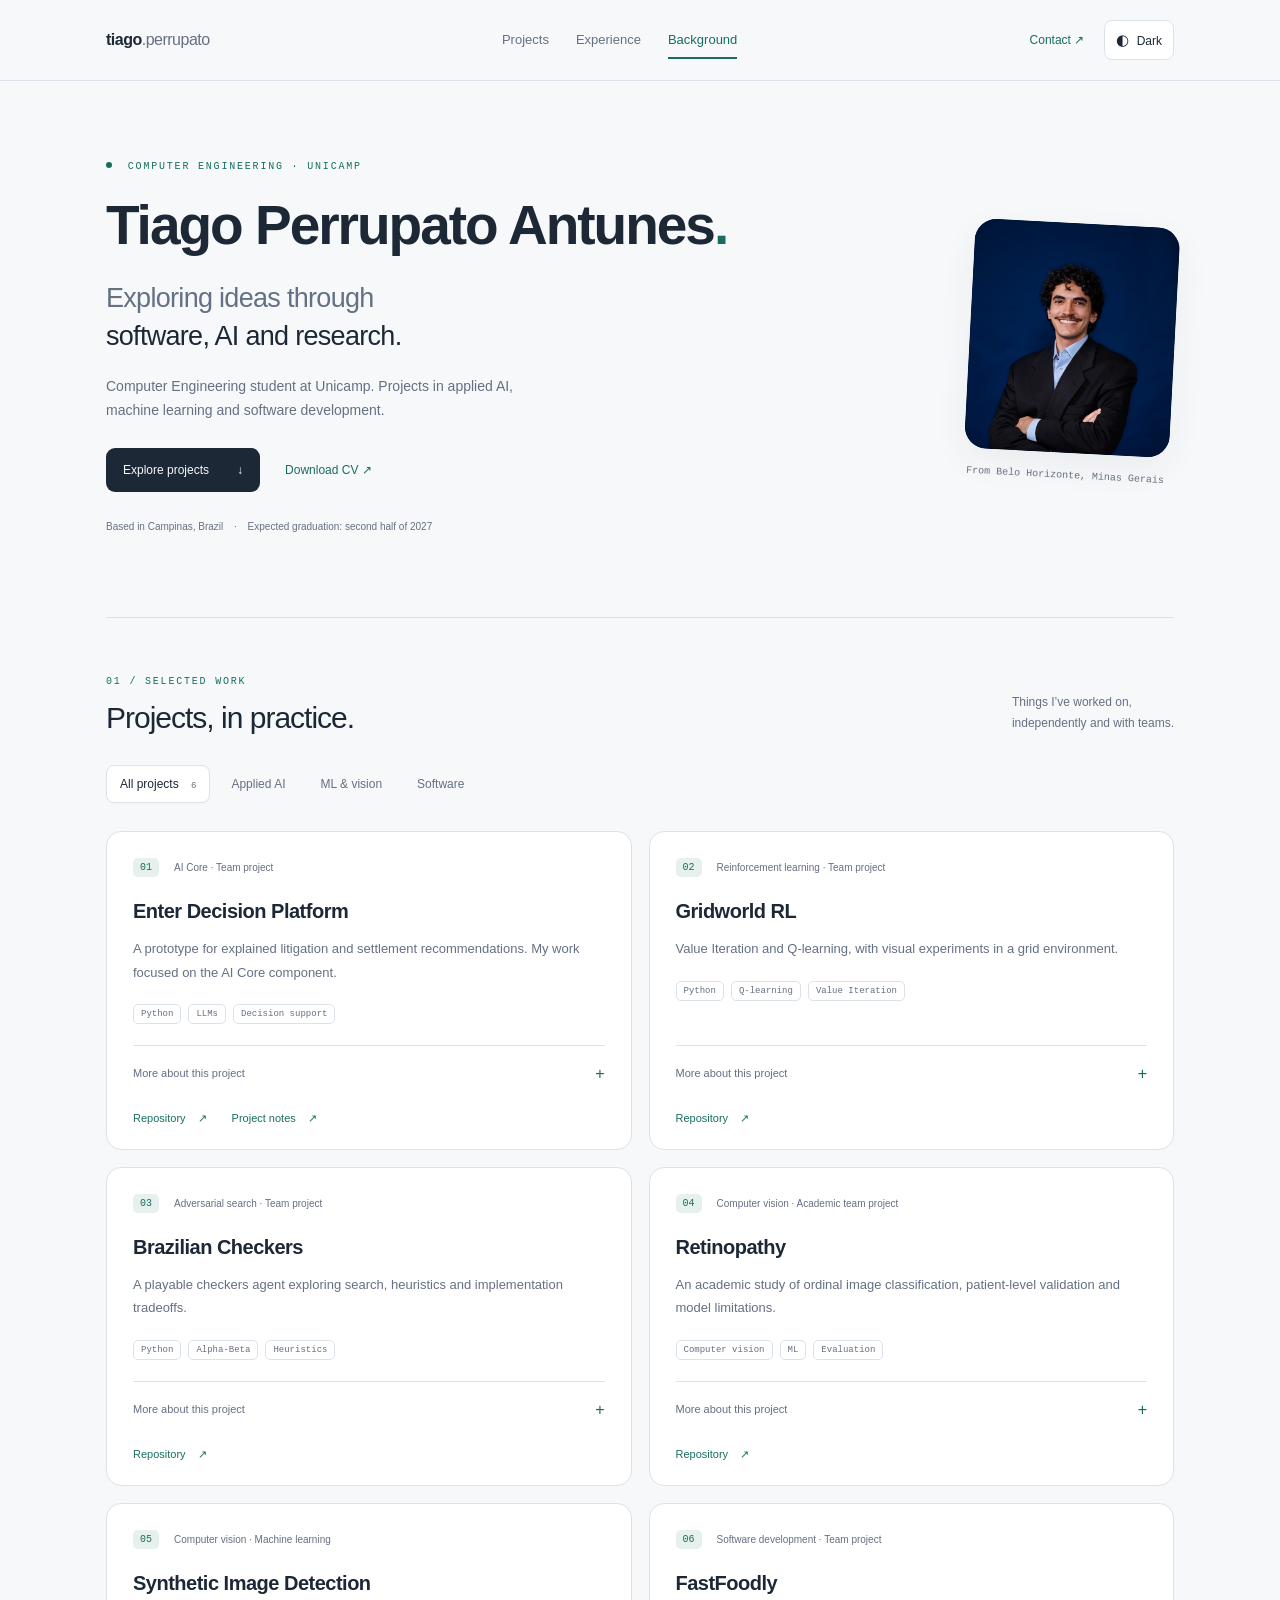
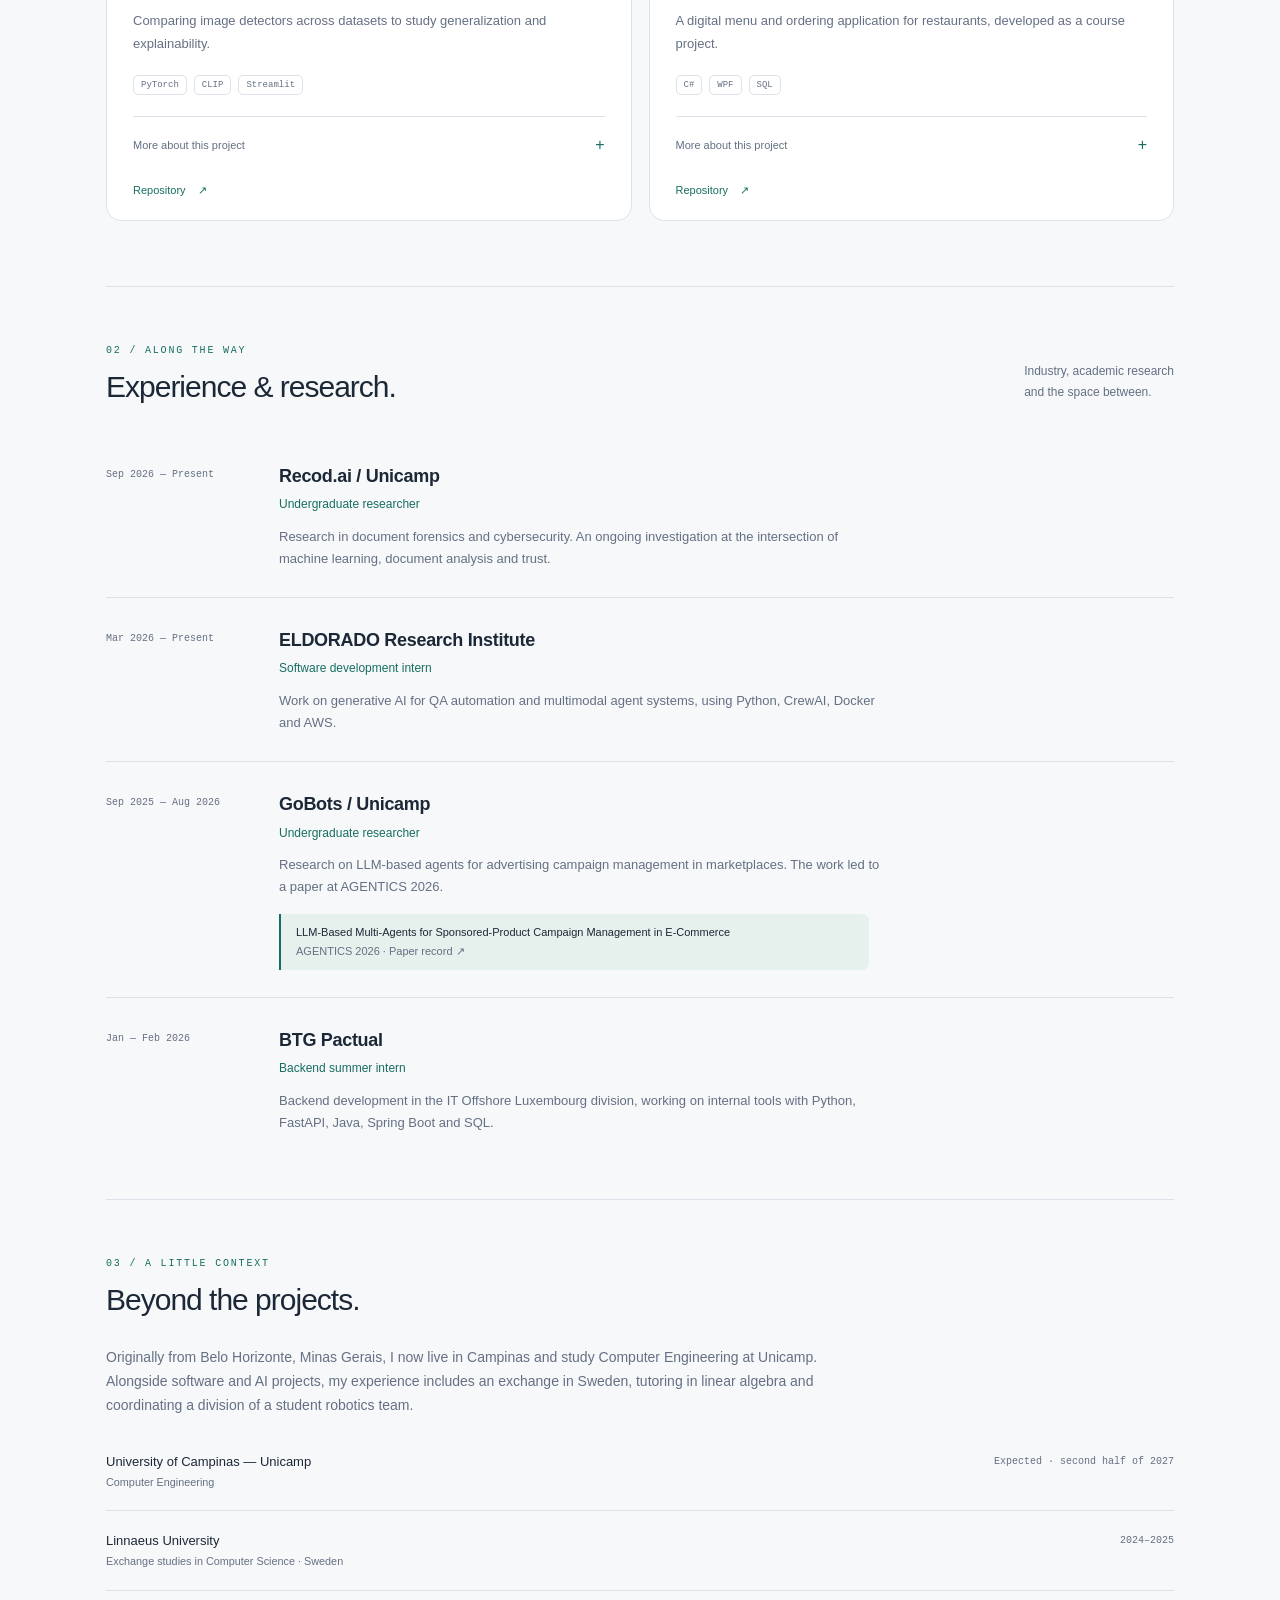
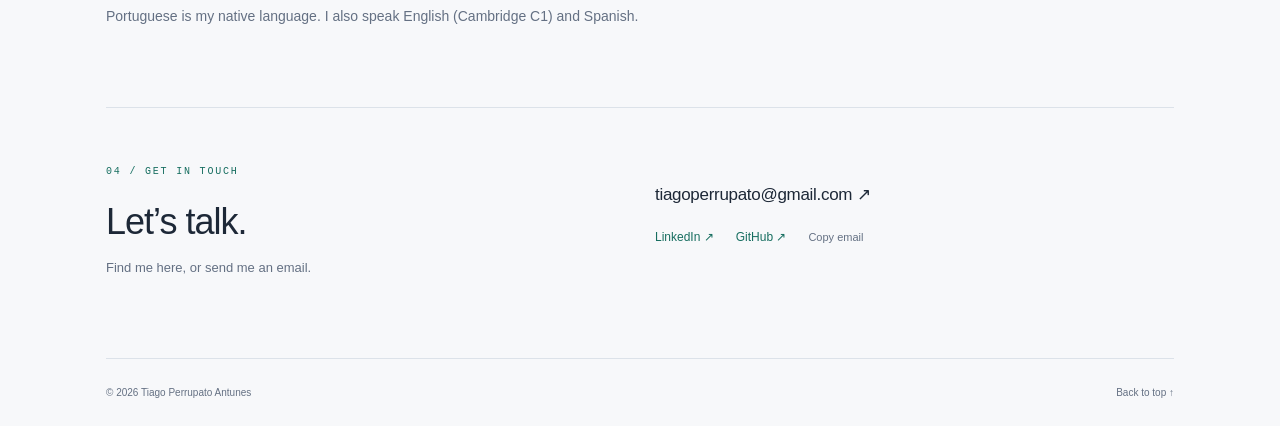
<file: index.html>
<!doctype html><html lang="en"><head><meta charset="utf-8"><meta name="viewport" content="width=device-width,initial-scale=1"><meta name="description" content="Computer Engineering student at Unicamp. Projects in applied AI, machine learning and software development."><meta name="theme-color" content="#101923"><title>Tiago Perrupato Antunes — Computer Engineering &amp; Applied AI</title><link rel="icon" href="data:image/svg+xml,%3Csvg xmlns='http://www.w3.org/2000/svg' viewBox='0 0 40 40'%3E%3Crect width='40' height='40' rx='6' fill='%2315262a'/%3E%3Ctext x='7' y='27' fill='%239ae8d0' font-family='monospace' font-size='20'%3ETP%3C/text%3E%3C/svg%3E"><script src="assets/theme.js?v=2.1"></script><link rel="stylesheet" href="assets/style.css?v=2.1"><link rel="canonical" href="https://tiagoperrupato.github.io/"><meta property="og:type" content="website"><meta property="og:title" content="Tiago Perrupato Antunes — Computer Engineering &amp; Applied AI"><meta property="og:description" content="Computer Engineering student at Unicamp. Projects in applied AI, machine learning and software development."><meta property="og:url" content="https://tiagoperrupato.github.io/"><meta property="og:image" content="https://tiagoperrupato.github.io/assets/portrait.jpg"><meta name="twitter:card" content="summary"><meta name="twitter:title" content="Tiago Perrupato Antunes — Computer Engineering &amp; Applied AI"><meta name="twitter:description" content="Computer Engineering student at Unicamp. Projects in applied AI, machine learning and software development."><meta name="twitter:image" content="https://tiagoperrupato.github.io/assets/portrait.jpg"></head><body><a class="skip" href="#main">Skip to content</a><header class="topbar"><div class="navwrap"><a class="wordmark" href="./">tiago<span>.perrupato</span></a><nav aria-label="Main navigation"><a href="#projects" data-nav="projects">Projects</a><a href="#experience" data-nav="experience">Experience</a><a href="#background" data-nav="background">Background</a></nav><div class="navtools"><a class="navcontact" href="#contact">Contact ↗</a><button class="theme-toggle" type="button" hidden aria-label="Switch to dark theme"><span aria-hidden="true">◐</span> <span data-theme-label>Dark</span></button></div></div></header><main id="main" class="container"><section class="intro" aria-labelledby="intro-title"><div><p class="eyebrow"><span class="dot"></span> COMPUTER ENGINEERING · UNICAMP</p><h1 id="intro-title">Tiago Perrupato Antunes<span class="period">.</span></h1><p class="introtext">Exploring ideas through<br><strong>software, AI and research.</strong></p><p class="introdescription">Computer Engineering student at Unicamp. Projects in applied AI, machine learning and software development.</p><div class="introactions"><a class="button" href="#projects">Explore projects <span aria-hidden="true">↓</span></a><a class="quietlink" href="assets/tiago-perrupato-resume.pdf" download>Download CV ↗</a></div><p class="location">Based in Campinas, Brazil <span>·</span> Expected graduation: second half of 2027</p></div><figure class="portraitframe"><img src="assets/portrait.jpg?v=linkedin" alt="Tiago Perrupato Antunes" width="800" height="800"><figcaption>From Belo Horizonte, Minas Gerais</figcaption></figure></section><section id="projects" class="section"><div class="sectionhead"><div><p class="eyebrow">01 / SELECTED WORK</p><h2>Projects, in practice.</h2></div><p>Things I’ve worked on,<br>independently and with teams.</p></div><div class="filters" hidden role="group" aria-label="Filter projects"><button type="button" data-filter="all" aria-pressed="true">All projects <span>6</span></button><button type="button" data-filter="applied" aria-pressed="false">Applied AI</button><button type="button" data-filter="vision" aria-pressed="false">ML & vision</button><button type="button" data-filter="software" aria-pressed="false">Software</button></div><p class="sr-only" id="filter-status" role="status" aria-live="polite"></p><div class="projectgrid"><article class="projectcard" data-category="applied"><div class="cardtop"><span class="projectindex">01</span><span class="cardcategory">AI Core · Team project</span></div><h3>Enter Decision Platform</h3><p>A prototype for explained litigation and settlement recommendations. My work focused on the AI Core component.</p><div class="chips"><span>Python</span><span>LLMs</span><span>Decision support</span></div><details><summary>More about this project <span aria-hidden="true">+</span></summary><p>Our team placed first at the Enter × Unicamp Hackathon. The prototype keeps a lawyer responsible for the final decision.</p></details><div class="cardlinks"><a href="https://github.com/AndreiQP/hackathon-unicamp-2026" aria-label="Enter Decision Platform: repository">Repository <span aria-hidden="true">↗</span></a><a href="projects/enter-unicamp-hackathon/">Project notes <span aria-hidden="true">↗</span></a></div></article><article class="projectcard" data-category="applied"><div class="cardtop"><span class="projectindex">02</span><span class="cardcategory">Reinforcement learning · Team project</span></div><h3>Gridworld RL</h3><p>Value Iteration and Q-learning, with visual experiments in a grid environment.</p><div class="chips"><span>Python</span><span>Q-learning</span><span>Value Iteration</span></div><details><summary>More about this project <span aria-hidden="true">+</span></summary><p>The project visualizes policies, trajectories and learning behavior. Experiments explore the relationship between planning and learning.</p></details><div class="cardlinks"><a href="https://github.com/tiagoperrupato/gridworld-rl" aria-label="Gridworld RL: repository">Repository <span aria-hidden="true">↗</span></a></div></article><article class="projectcard" data-category="applied"><div class="cardtop"><span class="projectindex">03</span><span class="cardcategory">Adversarial search · Team project</span></div><h3>Brazilian Checkers</h3><p>A playable checkers agent exploring search, heuristics and implementation tradeoffs.</p><div class="chips"><span>Python</span><span>Alpha-Beta</span><span>Heuristics</span></div><details><summary>More about this project <span aria-hidden="true">+</span></summary><p>The engine uses iterative deepening, move ordering and a transposition table. Documented experiments compare heuristic and search configurations.</p></details><div class="cardlinks"><a href="https://github.com/tiagoperrupato/mc906-project-brazilian-checkers" aria-label="Brazilian Checkers: repository">Repository <span aria-hidden="true">↗</span></a></div></article><article class="projectcard" data-category="vision"><div class="cardtop"><span class="projectindex">04</span><span class="cardcategory">Computer vision · Academic team project</span></div><h3>Retinopathy</h3><p>An academic study of ordinal image classification, patient-level validation and model limitations.</p><div class="chips"><span>Computer vision</span><span>ML</span><span>Evaluation</span></div><details><summary>More about this project <span aria-hidden="true">+</span></summary><p>The study compares classical ML, deep learning and self-supervised methods. Its documentation distinguishes available implementations from completed experiments; it was not a Kaggle competition submission.</p></details><div class="cardlinks"><a href="https://github.com/AndreiQP/mc906-kaggle-retinopathy" aria-label="Retinopathy: repository">Repository <span aria-hidden="true">↗</span></a></div></article><article class="projectcard" data-category="vision"><div class="cardtop"><span class="projectindex">05</span><span class="cardcategory">Computer vision · Machine learning</span></div><h3>Synthetic Image Detection</h3><p>Comparing image detectors across datasets to study generalization and explainability.</p><div class="chips"><span>PyTorch</span><span>CLIP</span><span>Streamlit</span></div><details><summary>More about this project <span aria-hidden="true">+</span></summary><p>An interactive application accompanies the model comparisons and explanations. This project documents practical work with computer vision and machine learning.</p></details><div class="cardlinks"><a href="https://github.com/tiagoperrupato/synthetic-image-detection" aria-label="Synthetic Image Detection: repository">Repository <span aria-hidden="true">↗</span></a></div></article><article class="projectcard" data-category="software"><div class="cardtop"><span class="projectindex">06</span><span class="cardcategory">Software development · Team project</span></div><h3>FastFoodly</h3><p>A digital menu and ordering application for restaurants, developed as a course project.</p><div class="chips"><span>C#</span><span>WPF</span><span>SQL</span></div><details><summary>More about this project <span aria-hidden="true">+</span></summary><p>The application supports browsing a menu, customizing items and managing an order. Source code and team credits are available in the original repository.</p></details><div class="cardlinks"><a href="https://github.com/FastFoodly/FastFoodly" aria-label="FastFoodly: repository">Repository <span aria-hidden="true">↗</span></a></div></article></div></section><section id="experience" class="section"><div class="sectionhead"><div><p class="eyebrow">02 / ALONG THE WAY</p><h2>Experience & research.</h2></div><p>Industry, academic research<br>and the space between.</p></div><article class="experience"><div class="date">Sep 2026 — Present</div><div><h3>Recod.ai / Unicamp</h3><div class="role">Undergraduate researcher</div><p>Research in document forensics and cybersecurity. An ongoing investigation at the intersection of machine learning, document analysis and trust.</p></div></article><article class="experience"><div class="date">Mar 2026 — Present</div><div><h3>ELDORADO Research Institute</h3><div class="role">Software development intern</div><p>Work on generative AI for QA automation and multimodal agent systems, using Python, CrewAI, Docker and AWS.</p></div></article><article class="experience"><div class="date">Sep 2025 — Aug 2026</div><div><h3>GoBots / Unicamp</h3><div class="role">Undergraduate researcher</div><p>Research on LLM-based agents for advertising campaign management in marketplaces. The work led to a paper at AGENTICS 2026.</p><a class="paper" href="https://www.insticc.org/node/TechnicalProgram/ijcci/2026/presentationDetails/153815">LLM-Based Multi-Agents for Sponsored-Product Campaign Management in E-Commerce<br><span class="muted">AGENTICS 2026 · Paper record ↗</span></a></div></article><article class="experience"><div class="date">Jan — Feb 2026</div><div><h3>BTG Pactual</h3><div class="role">Backend summer intern</div><p>Backend development in the IT Offshore Luxembourg division, working on internal tools with Python, FastAPI, Java, Spring Boot and SQL.</p></div></article></section><section id="background" class="section background"><div class="sectionhead"><div><p class="eyebrow">03 / A LITTLE CONTEXT</p><h2>Beyond the projects.</h2></div></div><p>Originally from Belo Horizonte, Minas Gerais, I now live in Campinas and study Computer Engineering at Unicamp. Alongside software and AI projects, my experience includes an exchange in Sweden, tutoring in linear algebra and coordinating a division of a student robotics team.</p><div class="edu"><div>University of Campinas — Unicamp<small>Computer Engineering</small></div><span>Expected · second half of 2027</span></div><div class="edu"><div>Linnaeus University<small>Exchange studies in Computer Science · Sweden</small></div><span>2024–2025</span></div><p>Portuguese is my native language. I also speak English (Cambridge C1) and Spanish.</p></section><section id="contact" class="contact section"><div><p class="eyebrow">04 / GET IN TOUCH</p><h2>Let’s talk.</h2><p>Find me here, or send me an email.</p></div><div class="contactright"><a class="email" href="mailto:tiagoperrupato@gmail.com">tiagoperrupato@gmail.com ↗</a><div class="contactactions"><a href="https://www.linkedin.com/in/tiago-perrupato-antunes/">LinkedIn ↗</a><a href="https://github.com/tiagoperrupato">GitHub ↗</a><button type="button" class="copy-email" hidden>Copy email</button></div><span class="copy-status" role="status" aria-live="polite"></span></div></section><footer class="footer"><span>© 2026 Tiago Perrupato Antunes</span><a href="#main">Back to top ↑</a></footer></main><script src="assets/site.js?v=2.1" defer></script></body></html>
</file>
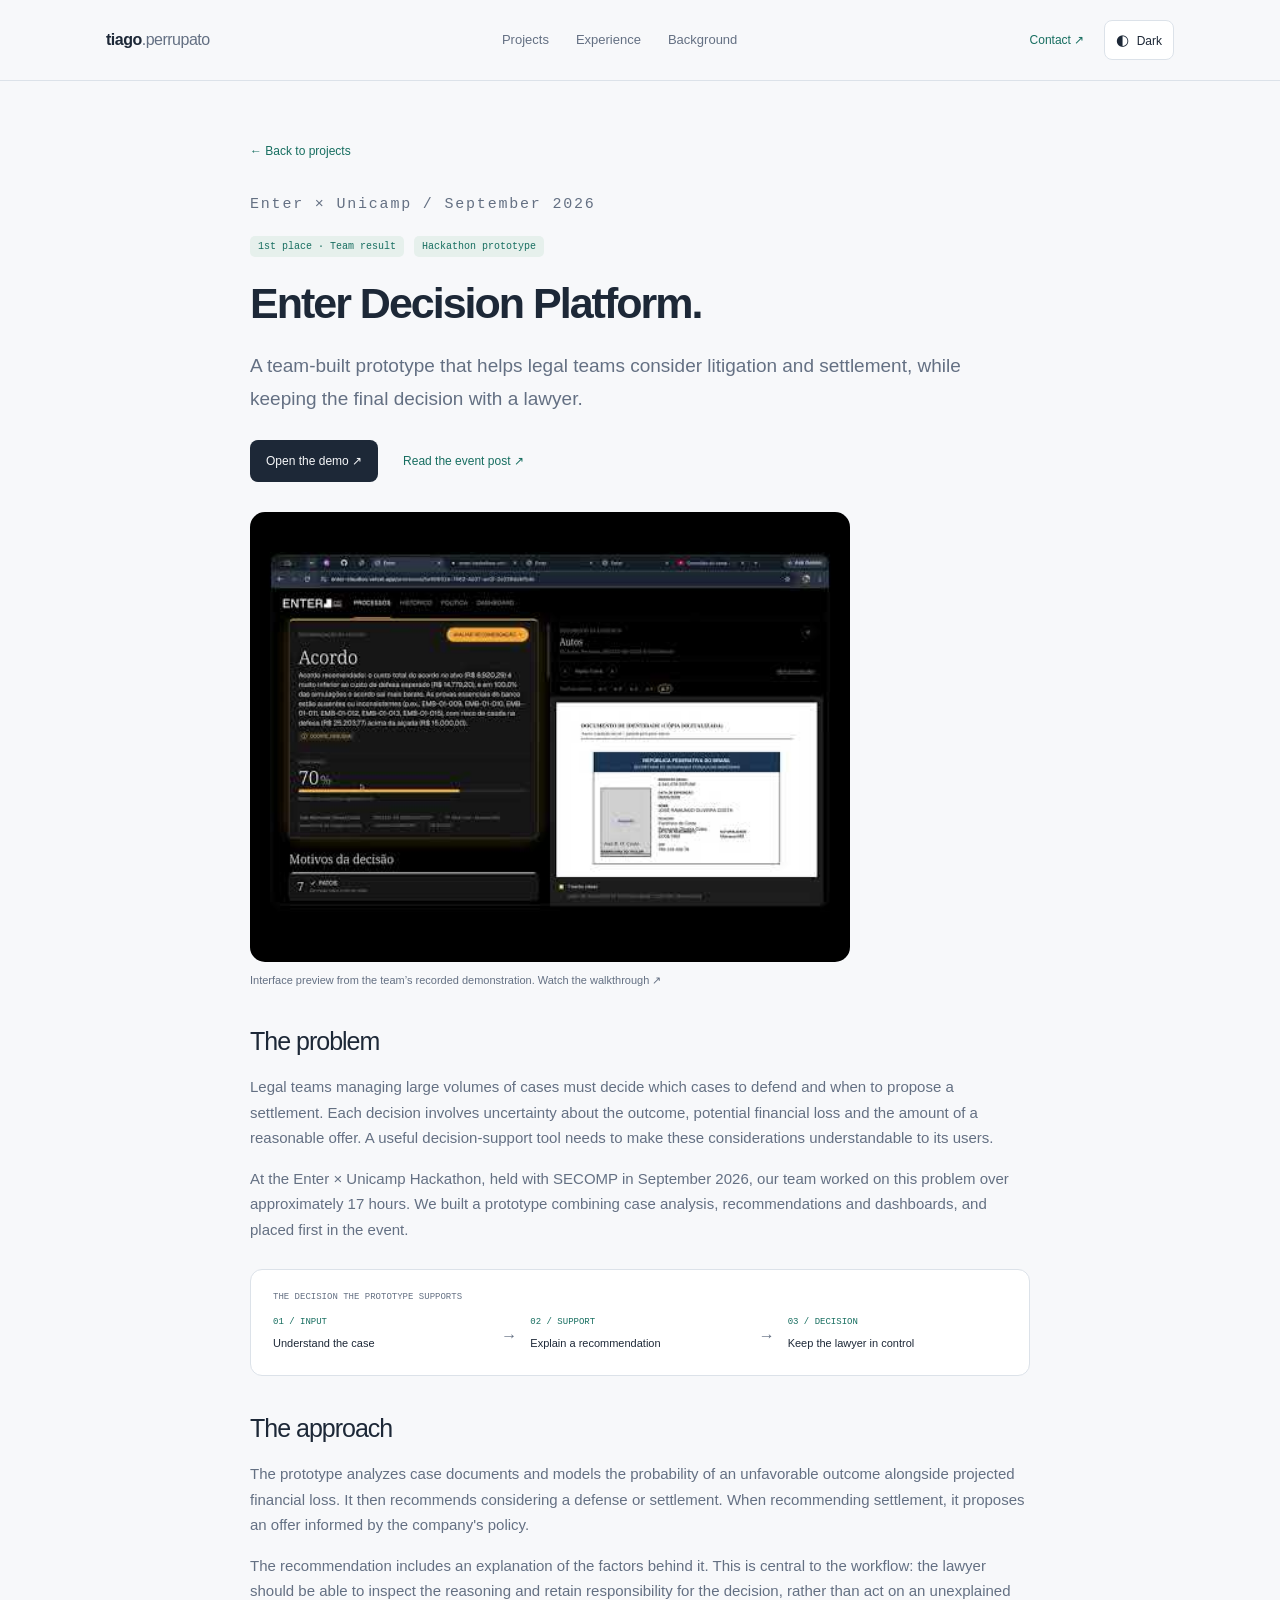
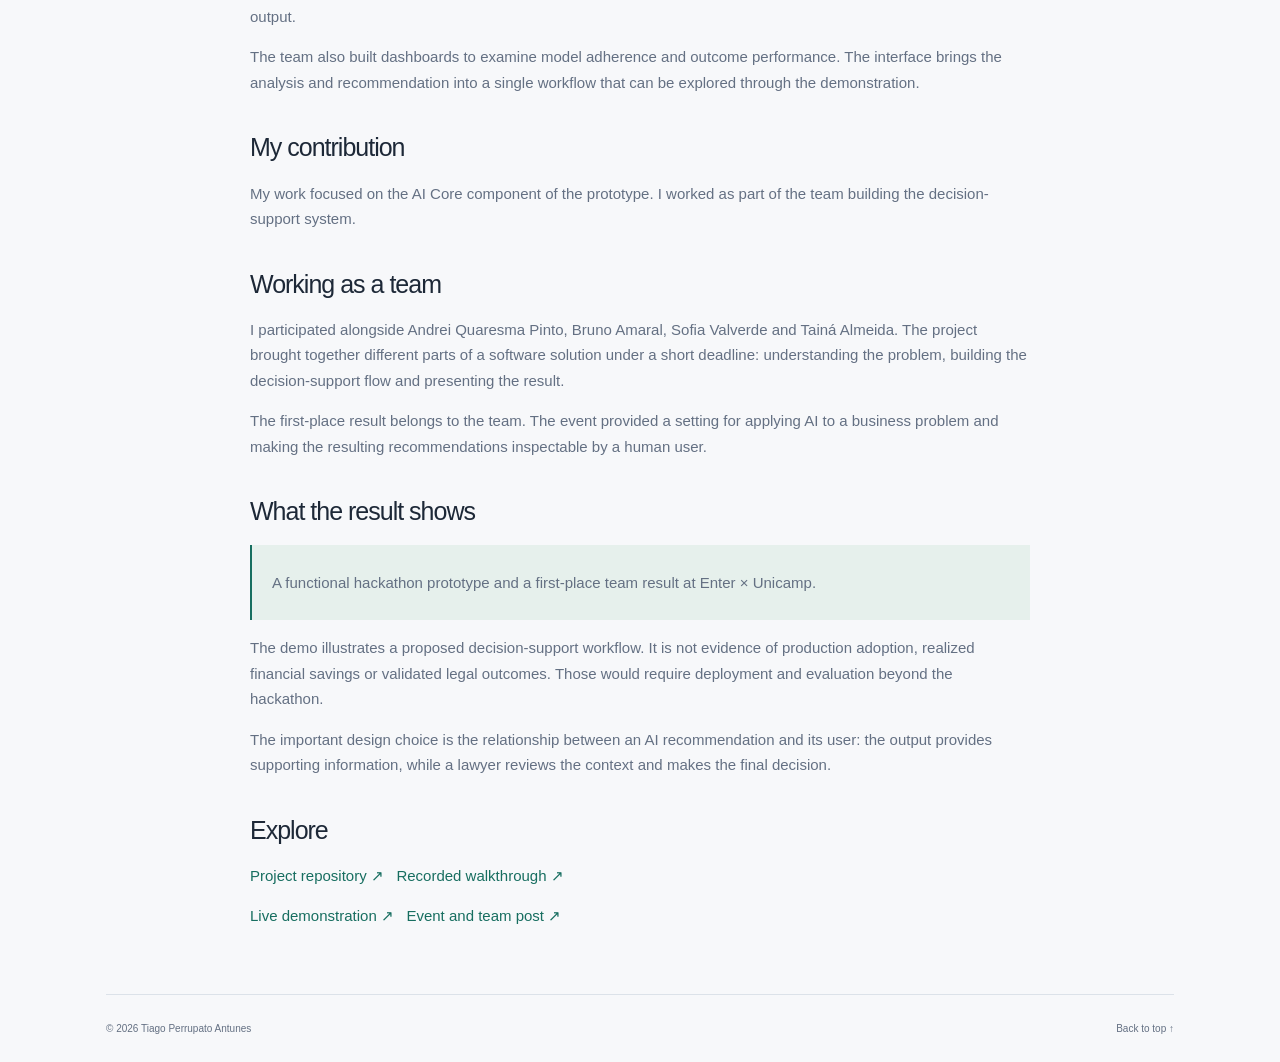
<file: projects/enter-unicamp-hackathon/index.html>
<!doctype html><html lang="en"><head><meta charset="utf-8"><meta name="viewport" content="width=device-width,initial-scale=1"><meta name="description" content="Enter × Unicamp Hackathon: a team prototype for explained litigation and settlement recommendations."><meta name="theme-color" content="#101923"><title>Legal decision support — Tiago Perrupato</title><link rel="icon" href="data:image/svg+xml,%3Csvg xmlns='http://www.w3.org/2000/svg' viewBox='0 0 40 40'%3E%3Crect width='40' height='40' rx='6' fill='%2315262a'/%3E%3Ctext x='7' y='27' fill='%239ae8d0' font-family='monospace' font-size='20'%3ETP%3C/text%3E%3C/svg%3E"><script src="../../assets/theme.js?v=2.1"></script><link rel="stylesheet" href="../../assets/style.css?v=2.1"><link rel="canonical" href="https://tiagoperrupato.github.io/projects/enter-unicamp-hackathon/"><meta property="og:type" content="website"><meta property="og:title" content="Legal decision support — Tiago Perrupato"><meta property="og:description" content="Enter × Unicamp Hackathon: a team prototype for explained litigation and settlement recommendations."><meta property="og:url" content="https://tiagoperrupato.github.io/projects/enter-unicamp-hackathon/"><meta property="og:image" content="https://tiagoperrupato.github.io/assets/portrait.jpg"><meta name="twitter:card" content="summary"><meta name="twitter:title" content="Legal decision support — Tiago Perrupato"><meta name="twitter:description" content="Enter × Unicamp Hackathon: a team prototype for explained litigation and settlement recommendations."><meta name="twitter:image" content="https://tiagoperrupato.github.io/assets/portrait.jpg"></head><body><a class="skip" href="#main">Skip to content</a><header class="topbar"><div class="navwrap"><a class="wordmark" href="../../">tiago<span>.perrupato</span></a><nav aria-label="Main navigation"><a href="../../#projects" data-nav="projects">Projects</a><a href="../../#experience" data-nav="experience">Experience</a><a href="../../#background" data-nav="background">Background</a></nav><div class="navtools"><a class="navcontact" href="../../#contact">Contact ↗</a><button class="theme-toggle" type="button" hidden aria-label="Switch to dark theme"><span aria-hidden="true">◐</span> <span data-theme-label>Dark</span></button></div></div></header><main id="main" class="container"><div class="case"><a class="back" href="../../#projects">← Back to projects</a><p class="eyebrow">Enter × Unicamp / September 2026</p><div class="tags"><span class="tag">1st place · Team result</span><span class="tag">Hackathon prototype</span></div><h1>Enter Decision Platform.</h1><p class="lead">A team-built prototype that helps legal teams consider litigation and settlement, while keeping the final decision with a lawyer.</p><div class="actions"><a class="primary" href="https://enter-claudios.vercel.app/processos">Open the demo ↗</a><a class="textlink" href="https://www.linkedin.com/feed/update/urn:li:activity:7506745849046073344/">Read the event post ↗</a></div><figure class="demofigure"><a href="https://youtu.be/1ZYb-6MXH5U"><img src="../../assets/hackathon-video.jpg" alt="Video preview showing the project recommendation and document-review interface" width="480" height="360"></a><figcaption>Interface preview from the team’s recorded demonstration. <a href="https://youtu.be/1ZYb-6MXH5U">Watch the walkthrough ↗</a></figcaption></figure><section><h2>The problem</h2><p>Legal teams managing large volumes of cases must decide which cases to defend and when to propose a settlement. Each decision involves uncertainty about the outcome, potential financial loss and the amount of a reasonable offer. A useful decision-support tool needs to make these considerations understandable to its users.</p><p>At the Enter × Unicamp Hackathon, held with SECOMP in September 2026, our team worked on this problem over approximately 17 hours. We built a prototype combining case analysis, recommendations and dashboards, and placed first in the event.</p></section><div class="workflow" aria-label="Decision workflow"><div class="caption">THE DECISION THE PROTOTYPE SUPPORTS</div><div class="steps"><div class="step"><small>01 / INPUT</small>Understand the case</div><span class="arrow" aria-hidden="true">→</span><div class="step"><small>02 / SUPPORT</small>Explain a recommendation</div><span class="arrow" aria-hidden="true">→</span><div class="step"><small>03 / DECISION</small>Keep the lawyer in control</div></div></div><section><h2>The approach</h2><p>The prototype analyzes case documents and models the probability of an unfavorable outcome alongside projected financial loss. It then recommends considering a defense or settlement. When recommending settlement, it proposes an offer informed by the company's policy.</p><p>The recommendation includes an explanation of the factors behind it. This is central to the workflow: the lawyer should be able to inspect the reasoning and retain responsibility for the decision, rather than act on an unexplained output.</p><p>The team also built dashboards to examine model adherence and outcome performance. The interface brings the analysis and recommendation into a single workflow that can be explored through the demonstration.</p></section><section><h2>My contribution</h2><p>My work focused on the AI Core component of the prototype. I worked as part of the team building the decision-support system.</p><h2>Working as a team</h2><p>I participated alongside Andrei Quaresma Pinto, Bruno Amaral, Sofia Valverde and Tainá Almeida. The project brought together different parts of a software solution under a short deadline: understanding the problem, building the decision-support flow and presenting the result.</p><p>The first-place result belongs to the team. The event provided a setting for applying AI to a business problem and making the resulting recommendations inspectable by a human user.</p></section><section><h2>What the result shows</h2><div class="caseblock"><p>A functional hackathon prototype and a first-place team result at Enter × Unicamp.</p></div><p>The demo illustrates a proposed decision-support workflow. It is not evidence of production adoption, realized financial savings or validated legal outcomes. Those would require deployment and evaluation beyond the hackathon.</p><p>The important design choice is the relationship between an AI recommendation and its user: the output provides supporting information, while a lawyer reviews the context and makes the final decision.</p></section><section><h2>Explore</h2><p><a class="textlink" href="https://github.com/AndreiQP/hackathon-unicamp-2026">Project repository ↗</a> &nbsp; <a class="textlink" href="https://youtu.be/1ZYb-6MXH5U">Recorded walkthrough ↗</a></p><p><a class="textlink" href="https://enter-claudios.vercel.app/processos">Live demonstration ↗</a> &nbsp; <a class="textlink" href="https://www.linkedin.com/feed/update/urn:li:activity:7506745849046073344/">Event and team post ↗</a></p></section></div><footer class="footer"><span>© 2026 Tiago Perrupato Antunes</span><a href="#main">Back to top ↑</a></footer></main><script src="../../assets/site.js?v=2.1" defer></script></body></html>
</file>
<file: assets/style.css>
:root{color-scheme:dark;--bg:#101923;--surface:#17232f;--ink:#e8eef1;--muted:#adbbc8;--line:#344352;--accent:#a2dfc8;--soft:#20392f;--nav:rgba(16,25,35,.94);--shadow:0 12px 35px rgba(0,0,0,.14)}:root[data-theme=light]{color-scheme:light;--bg:#f7f8fa;--surface:#fff;--ink:#1d2837;--muted:#647083;--line:#dce2e9;--accent:#176e60;--soft:#e6f0ec;--nav:rgba(247,248,250,.92);--shadow:0 12px 35px rgba(24,46,59,.06)}*{box-sizing:border-box}html{scroll-behavior:smooth;scroll-padding-top:110px}body{margin:0;background:var(--bg);color:var(--ink);font:16px/1.7 -apple-system,BlinkMacSystemFont,"Segoe UI",sans-serif;transition:background .2s,color .2s}a{color:inherit;text-decoration:none}button{font:inherit;cursor:pointer}a,button,summary{-webkit-tap-highlight-color:transparent}a:focus-visible,button:focus-visible,summary:focus-visible{outline:2px solid var(--accent);outline-offset:5px}::selection{background:var(--soft);color:var(--accent)}[hidden]{display:none!important}.skip{position:absolute;top:-100px;left:20px;background:var(--ink);color:var(--bg);padding:10px;z-index:99}.skip:focus{top:8px}.sr-only{position:absolute;width:1px;height:1px;overflow:hidden;clip-path:inset(50%)}.topbar{position:sticky;top:0;z-index:10;border-bottom:1px solid var(--line);background:var(--nav);backdrop-filter:blur(16px)}.navwrap{max-width:1140px;padding:20px 36px;margin:auto;display:flex;align-items:center;justify-content:space-between;gap:25px}.wordmark{font-size:16px;font-weight:650;letter-spacing:-.5px}.wordmark span{font-weight:400;color:var(--muted)}nav{display:flex;gap:27px}nav a{font-size:13px;color:var(--muted);position:relative}nav a:hover,nav a[aria-current]{color:var(--accent)}nav a:after{content:"";position:absolute;bottom:-8px;left:0;width:100%;height:2px;background:var(--accent);transform:scaleX(0);transition:transform .2s;transform-origin:left}nav a[aria-current]:after{transform:scaleX(1)}.navtools{display:flex;align-items:center;gap:20px;font-size:12px}.navcontact{color:var(--accent)}.theme-toggle{border:1px solid var(--line);border-radius:8px;background:var(--surface);color:var(--ink);padding:6px 11px;font-size:12px}.theme-toggle>span:first-child{font-size:15px;margin-right:4px}.container{max-width:1140px;margin:auto;padding:0 36px}.intro{display:grid;grid-template-columns:1fr 205px;align-items:center;gap:65px;padding:78px 0 72px}.eyebrow{font:10px/1.6 monospace;letter-spacing:1.8px;color:var(--accent);margin:0 0 19px}.dot{display:inline-block;width:6px;height:6px;border-radius:50%;background:var(--accent);margin-right:8px;vertical-align:1px}h1{font-size:clamp(35px,4.6vw,55px);letter-spacing:-2px;font-weight:550;line-height:1.15;margin:0 0 23px}.period{color:var(--accent)}.introtext{font-size:27px;letter-spacing:-.7px;line-height:1.4;margin:0 0 20px;color:var(--muted)}.introtext strong{color:var(--ink);font-weight:450}.introdescription{max-width:450px;font-size:14px;color:var(--muted);margin-bottom:25px}.introactions{display:flex;align-items:center;gap:25px;flex-wrap:wrap;font-size:12px}.button{display:inline-flex;gap:28px;align-items:center;background:var(--ink);color:var(--bg);border-radius:9px;padding:12px 17px;transition:transform .2s,box-shadow .2s}.button:hover{transform:translateY(-2px);box-shadow:var(--shadow)}.quietlink{color:var(--accent)}.location{font-size:10px;color:var(--muted);margin-top:26px}.location span{padding:0 8px}.portraitframe{margin:0;transform:rotate(3deg);transition:transform .3s}.portraitframe:hover{transform:rotate(0)}.portraitframe img{display:block;width:100%;height:230px;object-fit:cover;border-radius:22px;background:#002042;box-shadow:var(--shadow)}.portraitframe figcaption{text-align:center;font:10px monospace;color:var(--muted);margin-top:17px}.section{border-top:1px solid var(--line);padding:56px 0 65px}.sectionhead{display:flex;align-items:end;justify-content:space-between;gap:30px;margin-bottom:28px}.sectionhead .eyebrow{margin-bottom:9px}h2{font-size:30px;line-height:1.25;letter-spacing:-1px;font-weight:500;margin:0}.sectionhead>p{font-size:12px;line-height:1.8;color:var(--muted);margin:0 0 2px}.filters{display:flex;gap:7px;flex-wrap:wrap;margin:28px 0}.filters button{background:transparent;border:1px solid transparent;border-radius:8px;padding:8px 13px;color:var(--muted);font-size:12px;transition:all .15s}.filters button:hover{background:var(--soft);color:var(--accent)}.filters button[aria-pressed=true]{background:var(--surface);border-color:var(--line);color:var(--ink);box-shadow:0 2px 4px #00000004}.filters button span{font:9px monospace;color:var(--muted);margin-left:9px}.projectgrid{display:grid;grid-template-columns:1fr 1fr;gap:17px}.projectcard{background:var(--surface);border:1px solid var(--line);border-radius:15px;padding:26px 26px 21px;display:flex;flex-direction:column;transition:transform .2s,box-shadow .2s,border-color .2s;animation:enter .25s ease-out}.projectcard:hover{transform:translateY(-3px);box-shadow:var(--shadow);border-color:var(--accent)}.cardtop{display:flex;gap:15px;align-items:center;margin-bottom:21px}.projectindex{font:10px monospace;color:var(--accent);background:var(--soft);padding:4px 7px;border-radius:5px}.cardcategory{font-size:10px;color:var(--muted)}.projectcard h3{font-size:20px;line-height:1.3;letter-spacing:-.5px;font-weight:550;margin:0 0 13px}.projectcard>p{font-size:13px;line-height:1.8;color:var(--muted);margin:0 0 20px}.chips{display:flex;gap:7px;flex-wrap:wrap;margin-bottom:21px}.chips span{font:9px monospace;padding:4px 7px;border:1px solid var(--line);border-radius:5px;color:var(--muted)}details{margin-top:auto;border-top:1px solid var(--line)}summary{font-size:11px;color:var(--muted);cursor:pointer;display:flex;align-items:center;justify-content:space-between;padding:14px 0;list-style:none}summary::-webkit-details-marker{display:none}summary span{font-size:16px;color:var(--accent);transition:transform .2s}details[open] summary span{transform:rotate(45deg)}details p{font-size:12px;color:var(--muted);margin:0 0 16px}.cardlinks{display:flex;gap:25px;padding-top:8px;font-size:11px;color:var(--accent)}.cardlinks a{display:flex;gap:12px;align-items:center}.cardlinks a:hover span{transform:translate(2px,-2px)}.cardlinks span{transition:transform .15s}.experience{display:grid;grid-template-columns:145px 1fr;gap:28px;padding:27px 0;border-bottom:1px solid var(--line)}.experience:last-child{border:0;padding-bottom:0}.date{font:10px/1.8 monospace;color:var(--muted);padding-top:5px}.experience h3{font-size:18px;font-weight:550;margin:0 0 3px;letter-spacing:-.3px}.role{font-size:12px;color:var(--accent);margin-bottom:11px}.experience p{font-size:13px;max-width:610px;color:var(--muted);margin:0}.paper{display:block;border-left:2px solid var(--accent);padding:9px 15px;background:var(--soft);border-radius:0 7px 7px 0;font-size:11px;margin-top:16px;max-width:590px}.muted{color:var(--muted)}.background>p{font-size:14px;max-width:720px;color:var(--muted)}.edu{display:flex;justify-content:space-between;gap:25px;padding:19px 0;border-bottom:1px solid var(--line);font-size:13px}.edu small{display:block;color:var(--muted)}.edu>span{font:10px monospace;color:var(--muted);padding-top:5px}.contact{display:grid;grid-template-columns:1fr 1fr;align-items:center;gap:30px}.contact h2{font-size:36px}.contact p:not(.eyebrow){font-size:13px;color:var(--muted)}.email{font-size:17px;letter-spacing:-.3px}.contactactions{display:flex;gap:22px;align-items:center;margin-top:17px;font-size:12px;color:var(--accent)}.copy-email{background:transparent;border:0;color:var(--muted);font-size:11px;padding:0}.copy-status{font-size:11px;color:var(--accent);min-height:20px;display:block;margin-top:8px}.footer{border-top:1px solid var(--line);display:flex;justify-content:space-between;gap:20px;padding:25px 0;font-size:10px;color:var(--muted)}.case{max-width:780px;margin:55px auto 65px}.back{font-size:12px;color:var(--accent);display:inline-block;margin-bottom:32px}.case h1{font-size:43px;margin:22px 0}.case h2{font-size:25px;margin:37px 0 17px}.case p,.case li{font-size:15px;color:var(--muted)}.case .lead{font-size:19px}.tags{display:flex;gap:10px;flex-wrap:wrap}.tag{font:10px monospace;background:var(--soft);color:var(--accent);padding:5px 8px;border-radius:5px}.actions{display:flex;gap:25px;flex-wrap:wrap;align-items:center;font-size:12px;margin:25px 0}.primary{background:var(--ink);color:var(--bg);padding:11px 16px;border-radius:8px}.textlink{color:var(--accent)}.demofigure{margin:30px 0}.demofigure img{width:100%;max-width:600px;height:auto;border-radius:15px}.demofigure figcaption{font-size:11px;color:var(--muted)}.workflow{padding:22px;background:var(--surface);border:1px solid var(--line);border-radius:12px;margin:27px 0}.caption{font:9px monospace;color:var(--muted);margin-bottom:15px}.steps{display:grid;grid-template-columns:1fr 20px 1fr 20px 1fr;gap:9px;align-items:center}.step{font-size:11px}.step small{display:block;font:9px monospace;color:var(--accent);margin-bottom:7px}.arrow{color:var(--muted)}.caseblock{padding:10px 20px;border-left:2px solid var(--accent);background:var(--soft)}@keyframes enter{from{opacity:.7;transform:translateY(5px)}to{opacity:1;transform:translateY(0)}}@media(max-width:800px){.intro{gap:30px;grid-template-columns:1fr 160px}.portraitframe img{height:190px}.introtext{font-size:24px}.navwrap{gap:15px}nav{gap:18px}.navtools{gap:12px}.wordmark span{display:none}.projectcard{padding:22px}.experience{grid-template-columns:120px 1fr}}@media(max-width:600px){html{scroll-padding-top:105px}.navwrap{padding:14px 20px;flex-wrap:wrap;gap:13px}.navwrap nav{order:3;width:100%;justify-content:space-between;gap:12px}.navcontact{display:none}.navwrap nav a{font-size:12px}.navtools{margin-left:auto}.container{padding:0 22px}.intro{padding:43px 0 40px;gap:22px;grid-template-columns:1fr}.intro .eyebrow{font-size:9px;letter-spacing:1px}.intro h1{font-size:39px;letter-spacing:-1.5px}.introtext{font-size:25px}.portraitframe{display:none}.introdescription{font-size:13px}.location{font-size:10px;max-width:290px}.section{padding:38px 0 42px}.sectionhead{align-items:start;gap:15px}.sectionhead>p{display:none}.sectionhead h2{font-size:27px}.projectgrid{grid-template-columns:1fr}.filters{gap:1px}.filters button{padding:8px 10px;font-size:11px}.projectcard{padding:23px}.experience{grid-template-columns:1fr;gap:8px;padding:22px 0}.edu{display:block}.edu>span{display:block;margin-top:10px}.contact{grid-template-columns:1fr;gap:15px}.email{font-size:16px}.contactactions{gap:19px}.case{margin-top:35px}.case h1{font-size:35px}.steps{grid-template-columns:1fr}.arrow{transform:rotate(90deg);width:20px;text-align:center}.step{padding:5px}.footer{font-size:9px}}@media(prefers-reduced-motion:reduce){html{scroll-behavior:auto}*,*:before,*:after{animation:none!important;transition:none!important;transform:none!important}}

@media(prefers-color-scheme:light){:root:not([data-theme]){color-scheme:light;--bg:#f7f8fa;--surface:#fff;--ink:#1d2837;--muted:#647083;--line:#dce2e9;--accent:#176e60;--soft:#e6f0ec;--nav:rgba(247,248,250,.92);--shadow:0 12px 35px rgba(24,46,59,.06)}}
</file>
